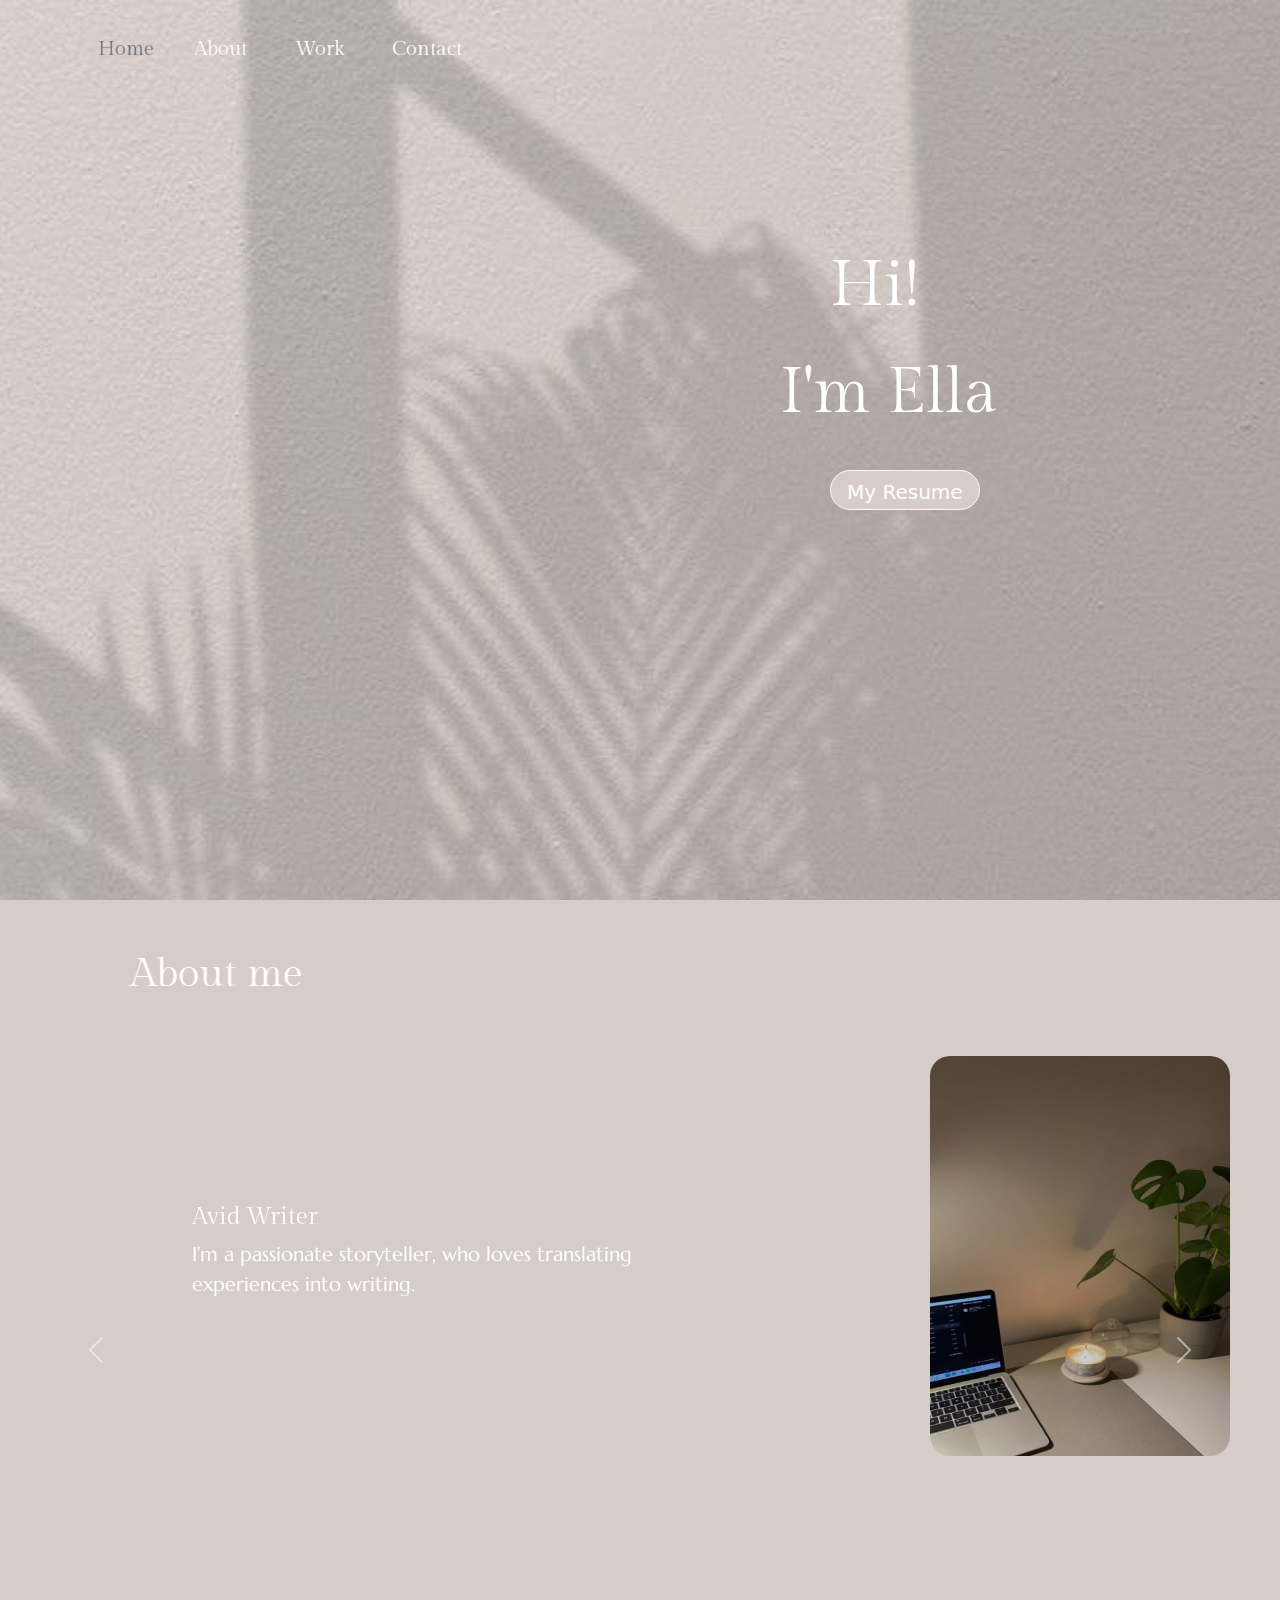
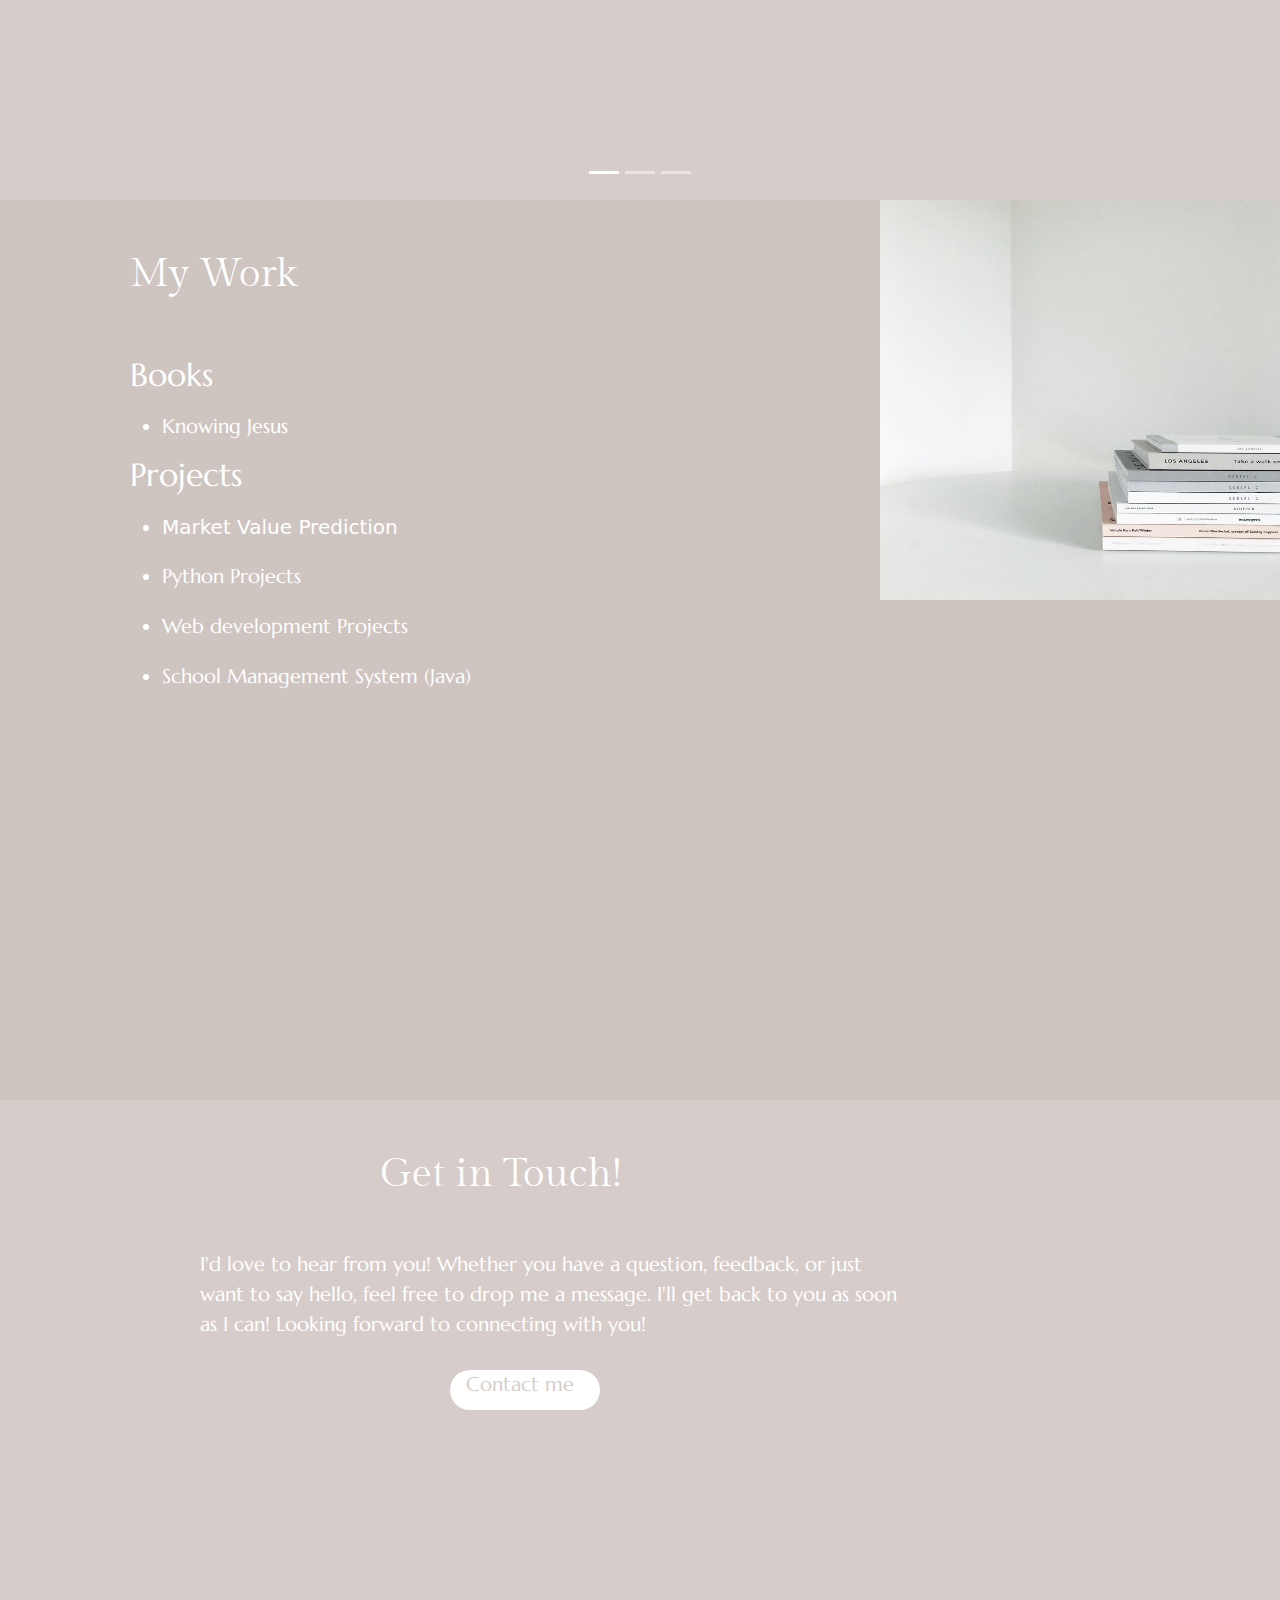
<file: index.html>
<!DOCTYPE html>
<html lang="en">
<head>
    <meta charset="UTF-8">
    <meta name="viewport" content="width=device-width, initial-scale=1.0">
    <title>Emmanuella Uanikhoba</title>

    <link href="./style.css" rel="stylesheet"/> 
    <link href="https://cdn.jsdelivr.net/npm/bootstrap@5.3.3/dist/css/bootstrap.min.css" rel="stylesheet" integrity="sha384-QWTKZyjpPEjISv5WaRU9OFeRpok6YctnYmDr5pNlyT2bRjXh0JMhjY6hW+ALEwIH" crossorigin="anonymous">
    <link rel="preconnect" href="https://fonts.googleapis.com">
    <link rel="preconnect" href="https://fonts.gstatic.com" crossorigin>
    <link href="https://fonts.googleapis.com/css2?family=Gilda+Display&family=Libre+Baskerville:ital,wght@0,400;0,700;1,400&display=swap" rel="stylesheet">
    <link rel="preconnect" href="https://fonts.googleapis.com">
    <link rel="preconnect" href="https://fonts.gstatic.com" crossorigin>
    <link href="https://fonts.googleapis.com/css2?family=Gilda+Display&family=Libre+Baskerville:ital,wght@0,400;0,700;1,400&family=Marcellus&display=swap" rel="stylesheet">

<style>
 h2{
  padding: 50px;
  color: white;
  margin-left: 80px;
  font-size: 2.5rem;
}

h3{
  font-size: 1.5rem;
  color: white;
}

a:hover{
  color: black;
}



@media(max-width: 500px){


  .intro{
      width: 200px;
      height: 150px;
      margin-left: 100px;
      margin-top: 100px;
      color: white;
  }


    .intro h1{
        font-size: 2rem;
        margin-left: 52px;
    }

    .intro h2{
      font-size: 2rem;
      margin-top: 40px;
      margin-left: 15px;
      padding: 20px;
    }


  .btn p{
    font-size: 10px;
    } 


    .btn{
        margin-left: 137px;
        position:absolute;
        top:405px;
        width:95px;
        height: 30px;
        background-color: #d6cdca;
    }

    #myCarousel h2{
      font-size: 2rem;
      margin-top: 20px;
     
    }

    .img1 img{
        width: 200px;
        height: 200px;
        border-radius: 20px;
        margin-top: 70px;
          
    }

    .carousel-caption{
        width: 250px;
        height: 200px;
    }

  
    .carousel { overflow: hidden; padding-bottom: 4rem; } 

    .carousel-caption p{
      position: absolute;
      top: 400px;
      left: 15px; 
   }

   .carousel-caption h3{
    position: absolute;
    top:350px;
    left: 70px;
    font-size: 1.25rem;
    
 }

 

    .img2 img{
      width:150px;
      height:200px;
      float: left;
    }

  
    .work h2{
      font-size: 1.75rem;
      padding-top: 30px;
    }

    .work h3{
      font-size: 1.75rem;
    }

  
      .title{
        display: inline-block;
         height: 100px;
         width: 400px;
         margin-left: 10px;
        
      }

  .title h2{
    font-size: 1.5rem; 
    margin-left: -10px;

  }

  .paragraph{
    text-align: center;
    height: 200px;
    width: 300px;
    margin-left: 50px;
    margin-top: 50px;
    font-size: 1rem;
  }

  .btn1{
    background-color: white;
    color: black;
    width:120px;
    height: 30px;
    margin-left: 120px;
    margin-top: 50px;
    font-size: 1.5rem;
  }

  .list1{
  margin-top: 40px;
  height: 50px;
  width: 500px;
  margin-left: -60px;
}

.list2{
  margin-top: 80px;
  height: 300px;
  width: 500px;
  margin-left: -60px;
}

.work-title{
  height: 100px;
  margin-left: -60px;

}


  
} 

</style>
</head>



<body >

    <!-- Header -->
    <div class="background">
    <header class="p-3">
        <div class="container">
          <div class="d-flex flex-wrap align-items-center justify-content-center justify-content-lg-start">
    
            <ul class="nav col-12 col-lg-auto me-lg-auto mb-2 justify-content-center mb-md-0 gilda-display-regular ">
              <li><a href="#home" class="nav-link px-3 text-secondary" style="font-size: 1.25rem;">Home</a></li>
              <li><a href="#about" class="nav-link px-4 text-white" style="font-size: 1.25rem;">About</a></li>
              <li><a href="#work" class="nav-link px-4 text-white" style="font-size: 1.25rem;">Work</a></li>
              <li><a href="#contact" class="nav-link px-4 text-white" style="font-size: 1.25rem;">Contact</a></li>
            </ul>
    
    
          </div>
        </div>

    </header>
     
    <!-- Hero section-->
     <section id="home">
    <div class="intro col-12 ">
        <h1 class="gilda-display-regular">Hi!</h1>
        <h2 class="gilda-display-regular">I'm Ella</h2>
    </div>

    <a href="./resume.html" class="btn btn-light rounded-pill px-3 marcellus-regular" type="button" style="background-color:#d6cdca; color:white;"><p>My Resume</p></a> 
  </div>
    </section>

    <!-- About slide-->
    <section id="about">
    <div id="myCarousel" class="carousel slide mb-6" data-bs-ride="carousel">
      <h2 class="gilda-display-regular">About me</h2>

      <div class="carousel-indicators">
        <button type="button" data-bs-target="#myCarousel" data-bs-slide-to="0" class="active" aria-label="Slide 1" aria-current="true"></button>
        <button type="button" data-bs-target="#myCarousel" data-bs-slide-to="1" aria-label="Slide 2" class=""></button>
        <button type="button" data-bs-target="#myCarousel" data-bs-slide-to="2" aria-label="Slide 3" class=""></button>
      </div>

      <div class="carousel-inner">
        <div class="carousel-item active">
          <div class="img1">
            <a href= "https://medium.com/@trulyliving21" style="text-decoration: none;"><img src="./images/writer.jpeg" alt="laptop and jotter image" /></a>
          </div>

         <!-- Writer slide-->
          <div class="container">
            <div class="carousel-caption text-start .d-none d-md-block">
              <a href="https://medium.com/@trulyliving21" style="text-decoration: none;"><h3 class="gilda-display-regular">Avid Writer</h3></a>
              <p class="marcellus-regular" style="color: white;">I’m a passionate storyteller, who loves translating experiences into writing.</p>
          
            </div>
          </div>
        </div>
        

        <!-- Tech savvy slide-->
        <div class="carousel-item">
          <div class="img1">
            <a href="https://github.com/Uanikhoba" style="text-decoration: none;"><img src="./images/code.jpeg" alt="Code sticker image"/></a>
          </div>

          <div class="container">
            <div class="carousel-caption .d-none d-md-block">
              <a href="https://github.com/Uanikhoba" style="text-decoration: none;"><h3 class="gilda-display-regular" >Tech Savvy</h3></a>
              <p class="marcellus-regular">With a deep love for innovation through the many aspects of technology.</p>
            </div>
          </div>
        </div>

       <!-- Jesus lover slide -->
        <div class="carousel-item">
          <div class="img1">
            <a href="https://open.spotify.com/user/31wgavzj6rgl2hc6zezy7annxpka" style="text-decoration: none;"><img src="./images/cross.jpeg" alt="Cross image"/></a>
          </div>

          <div class="container">
            <div class="carousel-caption text-end .d-none d-md-block">
              <a href="https://open.spotify.com/user/31wgavzj6rgl2hc6zezy7annxpka" style="text-decoration: none;"><h3 class="gilda-display-regular" >Jesus Lover</h3></a>
              <p class="marcellus-regular">Just trying to give back the love He gave me, through a life sold out in worship.</p>
            </div>
          </div>
        </div>
      </div>

      <button class="carousel-control-prev" type="button" data-bs-target="#myCarousel" data-bs-slide="prev">
        <span class="carousel-control-prev-icon" aria-hidden="true"></span>
        <span class="visually-hidden">Previous</span>
      </button>
      <button class="carousel-control-next" type="button" data-bs-target="#myCarousel" data-bs-slide="next">
        <span class="carousel-control-next-icon" aria-hidden="true"></span>
        <span class="visually-hidden">Next</span>
      </button>
    </div>
    </section>

    <!-- My Work section -->
     <section id="work">
     <div class="work">

        <div class="img2">
           <img src="./images/book.jpeg" alt="Books stacked up" width="400px;" height="400px;"/>
        </div>
      <div class="work-title">
      <h2 class="gilda-display-regular">My Work</h2>
      </div>
    

     <div class="list1"> 
      <h3 class="marcellus-regular">Books</h3>
      <ul>
        <a href="https://selar.co/5157a1" style="text-decoration: none; color: white;"><li class="project marcellus-regular">Knowing Jesus</li></a>
      </ul>
     </div>

      <div class="list2">
        <h3 class="marcellus-regular">Projects</h3>
      <ul>
        <a href="https://github.com/Uanikhoba/market_value_prediction" style="text-decoration: none; color: white;"><li class="project">Market Value Prediction</li></a>
        <a href="https://github.com/Uanikhoba/100-Days-of-Code" style="text-decoration: none; color: white;"><li class="project marcellus-regular ">Python Projects</li></a>
        <a href="./resume.html" style="text-decoration: none; color: white;"><li class="project marcellus-regular">Web development Projects</li></a>
        <a href="https://github.com/Uanikhoba/StudentCompass" style="text-decoration: none; color: white;"><li class="project marcellus-regular">School Management System (Java)</li></a>
      </ul>
    </div>

    </div>
  </section>
  
  <!-- Contact me section -->
  <section id="contact">
  <div class="container-contact">

    <div class="title">
    <h2 class="gilda-display-regular">Get in Touch!</h2>
    </div>

    <div class="paragraph">
    <p class="marcellus-regular">
      I'd love to hear from you! Whether you have a question, feedback, or just want to say hello, feel free to drop me a message. I'll get back to you as soon as I can!
      Looking forward to connecting with you!</p>
    </div>

    <div class="email">
      <a href="mailto:auanikhoba@gmail.com" class="btn1 btn-light rounded-pill px-3 marcellus-regular" type="button" style="text-decoration: none; color:#d6cdca; font-size: 1.25rem;">
      Contact me
      </a> 
  
    </div>
    
  </div>
</section>
      

    <script src="https://cdn.jsdelivr.net/npm/bootstrap@5.3.3/dist/js/bootstrap.bundle.min.js" integrity="sha384-YvpcrYf0tY3lHB60NNkmXc5s9fDVZLESaAA55NDzOxhy9GkcIdslK1eN7N6jIeHz" crossorigin="anonymous"></script>
</body>

</html>
</file>
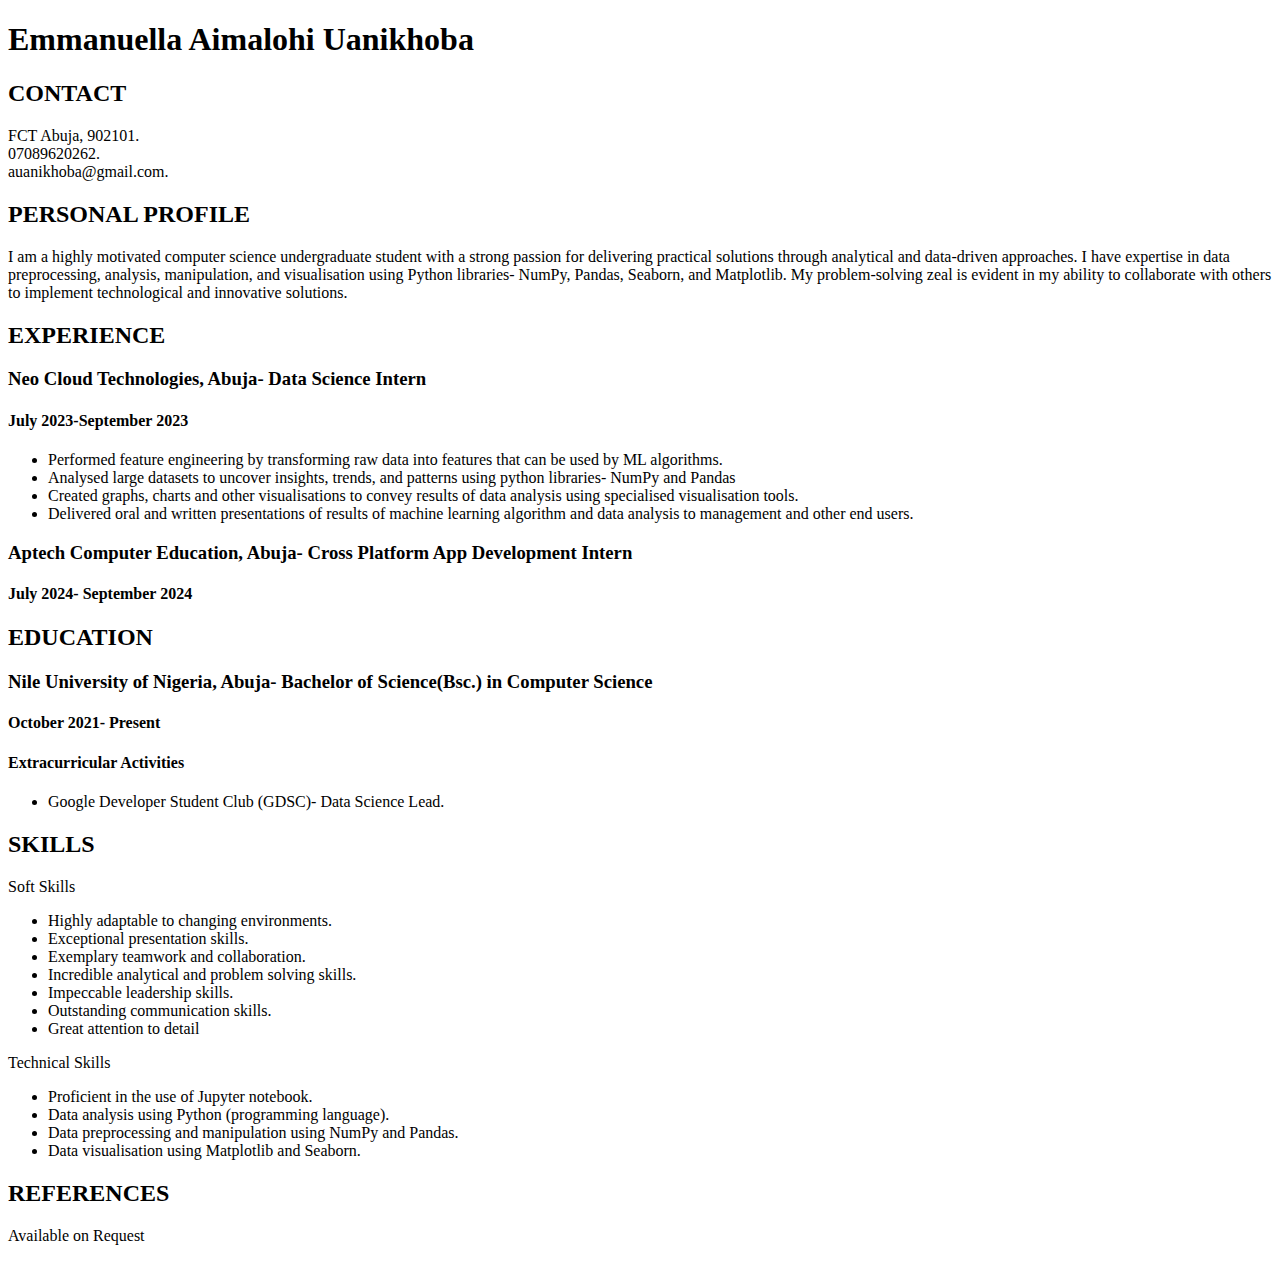
<file: resume.html>
<!DOCTYPE html>
<html lang="en">
    <head>
        <meta charset="UTF-8">
        <title>My Resume</title>
       
    </head>

    
    <body>
      <h1>Emmanuella Aimalohi Uanikhoba</h1>
      <p>
        <h2>CONTACT</h2>
      FCT Abuja, 902101.<br />
      07089620262. <br />
      auanikhoba@gmail.com. <br />
      </p>
      <p>
        <h2>PERSONAL PROFILE</h2>
        I am a highly motivated computer science undergraduate student with a
strong passion for delivering practical solutions through analytical and
data-driven approaches.
I have expertise in data preprocessing, analysis, manipulation, and
visualisation using Python libraries- NumPy, Pandas, Seaborn, and
Matplotlib. My problem-solving zeal is evident in my ability to collaborate
with others to implement technological and innovative solutions.
      </p>
      <p>
        <h2>EXPERIENCE</h2>
        <h3>Neo Cloud Technologies, Abuja- Data Science Intern</h3>
        <h4>July 2023-September 2023</h4>
        <ul>
            <li>Performed feature engineering by transforming raw data into features
                that can be used by ML algorithms.
            </li>
            <li>Analysed large datasets to uncover insights, trends, and patterns
                using python libraries- NumPy and Pandas
            </li>
            <li>Created graphs, charts and other visualisations to convey results of
                data analysis using specialised visualisation tools.
            </li>
            <li>Delivered oral and written presentations of results of machine
                learning algorithm and data analysis to management and other end
                users.
            </li>
            
        </ul>
        <h3>Aptech Computer Education, Abuja- Cross Platform App Development Intern</h3>
            <h4>July 2024- September 2024</h4>
      </p>

      <p>
        <h2>EDUCATION</h2>
        <h3>Nile University of Nigeria, Abuja- Bachelor of Science(Bsc.) in Computer Science</h3>
        <h4>October 2021- Present</h4>
        <h4>Extracurricular Activities</h4>
        <ul>
            <li>Google Developer Student Club (GDSC)- Data Science Lead.</li>
        </ul>
      </p>

      <p>
        <h2>SKILLS</h2>
        Soft Skills<br />
        <ul>
            <li>Highly adaptable to changing environments.</li>
            <li>Exceptional presentation skills.</li>
            <li>Exemplary teamwork and collaboration.</li>
            <li>Incredible analytical and problem solving skills.</li>
            <li>Impeccable leadership skills.</li>
            <li>Outstanding communication skills.</li>
            <li>Great attention to detail</li>
        </ul>
        Technical Skills<br />
        <ul>
            <li>Proficient in the use of Jupyter notebook.</li>
            <li>Data analysis using Python (programming language).</li>
            <li>Data preprocessing and manipulation using NumPy and Pandas.</li>
            <li>Data visualisation using Matplotlib and Seaborn.</li>
        </ul>
      </p>

      <p>
        <h2>REFERENCES</h2>
        Available on Request
      </p>







    </body>
</html>
</file>
<file: style.css>
.background{
    background-image: url(./images/background.jpeg);
    background-size: cover; /* Make the image cover the entire element */
    background-position: center; /* Center the image */
    background-repeat: no-repeat;
    height: 100vh;
}

.marcellus-regular {
    font-family: "Marcellus", serif;
    font-weight: 400;
    font-style: normal;
  }
  

.gilda-display-regular {
    font-family: "Gilda Display", serif;
    font-weight: 400;
    font-style: normal;
    /* font-size: 4rem; */
  }
  

.intro{
    width: 300px;
    height: 300px;
    margin-left: 800px;
    margin-top: 150px;
    color: white;
}

.intro h1{
  font-size: 4rem;
  margin-left: 30px;
  margin-bottom: -20px;
}

.intro h2{
  font-size: 4rem;
   margin-left: -70px;
}

.btn{
    margin-left: 830px;
    position:absolute;
    top:470px;
    width:150px;
    height: 40px;
    background-color: #d6cdca;
}

#myCarousel{
    height:80vh;
    background-color: #d6cdca;
}

#myCarousel.container{
  padding-bottom: 2rem;
}




.img1{
  float:right;
  margin-bottom: 50px;
  margin-right: 50px;
  border-radius: 10%;
}

#myCarousel{
  height:100vh;
  /* background-color: white; */
}

h2{
  padding: 50px;
  color: white;
  margin-left: 80px;
  font-size: 2.5rem;
}

h3{
  font-size: 1.5rem;
  color: white;
}

p{
  font-size: 1.25rem;
  text-align: left;
  color:white;
}

.carousel-caption{
  width: 500px;
  margin-bottom: 150px;
}

ul{
  line-height: 50px;
}

.img2{
  float:right;
}

.work{
  height:100vh;
  background-color: #cec5c1;
}

.project{
  margin-left: 130px;
  font-size: 1.25rem;
}


.img1 img{
    width: 300px;
    height: 400px;
    border-radius: 20px;
}

.work h3{
  font-size: 2rem; margin-left: 130px;
}

.container-contact{
  height: 80vh;
  width: 100%;
  background-color: #d6cdca;
}

p.container-contact{
  padding: 20px;
  font-size: 1.25rem; 
  
}


.title{
  height: 100px;
  width: 500px;
  margin-left: 250px;
  
}

.paragraph{
  text-align: center;
  height: 120px;
  width: 700px;
  margin-left: 200px;
  margin-top: 50px;
}

.btn1{
  background-color: white;
  color: black;
  width:150px;
  height: 40px;
  margin-left: 450px;
}

.list1{
  height: 100px;
  width: 500px;
}

.list2{
  height: 500px;
  width: 500px;
}







@media( max-width: 992px){
    .img1 img{
        width: 200px;
        height: 200px;
        border-radius: 20px;
          
    }

    .carousel-caption{
        width: 250px;
        height: 200px;
    }

  
    .carousel { overflow: hidden; padding-bottom: 4rem; } 

    .carousel-caption p{
      position: absolute;
      top: 400px;
      left: 15px; 
   }

   .carousel-caption h3{
    position: absolute;
    top:340px;
    left: 10px;
    
 }



    h3{
      font-size: 1rem;
      color: white;
    }

    .img2 img{
      width:100%;
      height:300px;
    }

    .intro{
      width: 300px;
      height: 300px;
      margin-left: 250px;
      margin-top: 150px;
      color: white;
  }


    .intro h1{
        font-size: 3rem;
    }

    .intro h2{
      font-size: 3rem;
      margin-left: -50px;
    }

    .btn p{
    font-size: 12px;
    } 


    .btn{
        margin-left: 280px;
        position:absolute;
        top:420px;
        width:95px;
        height: 30px;
        background-color: #d6cdca;
    }

    .img1 img{
        width: 250px;
        height: 300px;
        border-radius: 20px;
    }

    .carousel-caption{
        width: 260px;
        margin-top: 800px;
    }

    
.title{
  height: 100px;
  width: 500px;
  margin-left: 20px;
 

}
h2.title{
  font-size: 1.25rem; 

}

.paragraph{
  text-align: center;
  height: 100px;
  width: 450px;
  margin-left: 120px;
  margin-top: 50px;
}

.btn1{
  background-color: white;
  color: black;
  width:120px;
  height: 30px;
  margin-left: 270px;
  margin-top: 50px;
}

}
</file>
